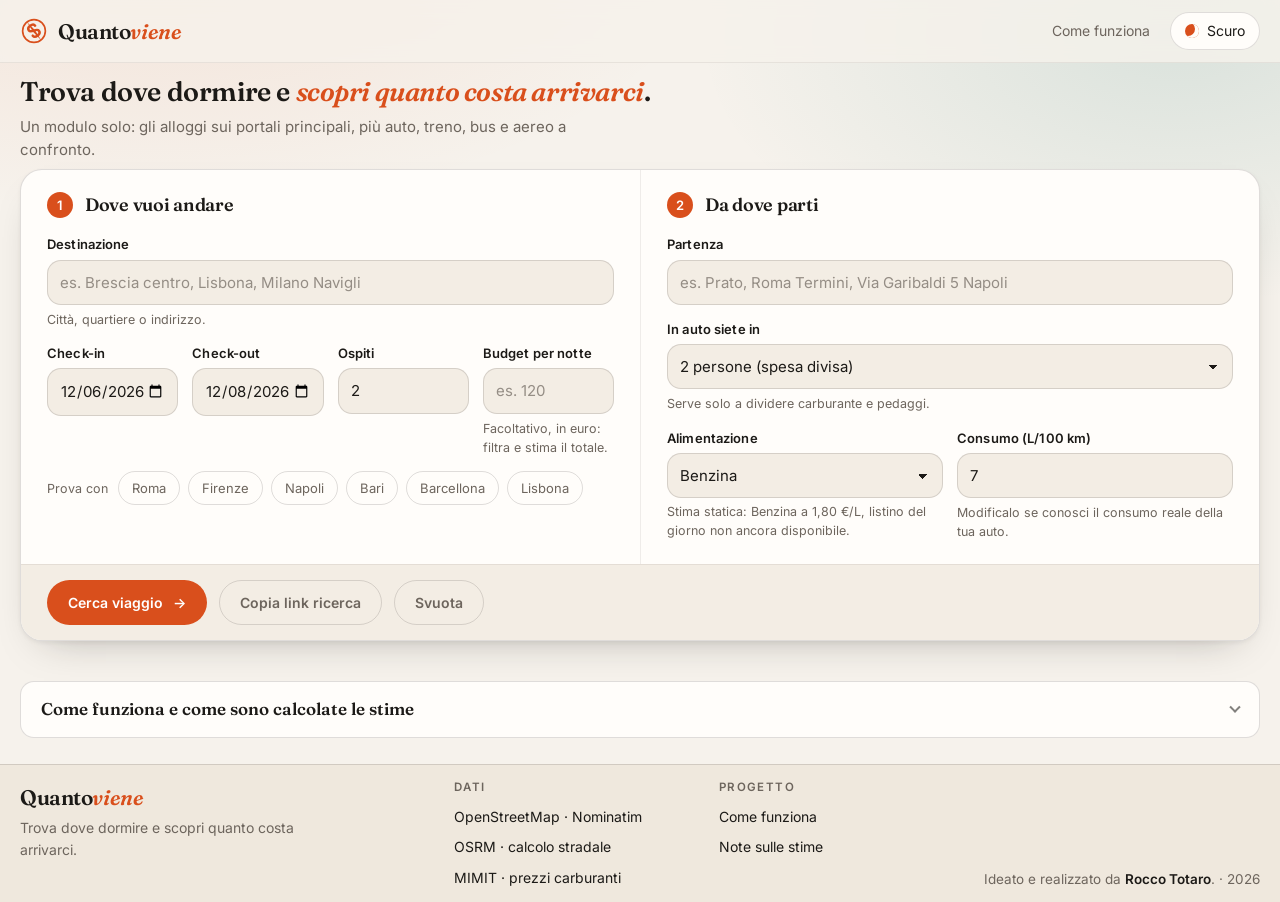
<file: index.html>
<!DOCTYPE html>
<html lang="it">
<head>
<meta charset="utf-8">
<meta name="viewport" content="width=device-width, initial-scale=1">
<title>Quantoviene — trova dove dormire e scopri quanto costa arrivarci</title>
<meta name="description" content="Quantoviene confronta in un colpo solo gli alloggi su Booking, Airbnb e altri portali e stima distanza, tempo e costo del viaggio in auto, treno, bus o aereo. Progetto di Rocco Totaro.">
<meta name="author" content="Rocco Totaro">
<meta name="theme-color" content="#e2551f">
<meta name="color-scheme" content="light dark">

<meta property="og:type" content="website">
<meta property="og:title" content="Quantoviene — trova dove dormire e scopri quanto costa arrivarci">
<meta property="og:description" content="Un unico modulo: alloggi sui portali principali + stima di distanza, tempo e costo per auto, treno, bus e aereo.">
<meta property="og:locale" content="it_IT">
<meta name="twitter:card" content="summary_large_image">

<link rel="icon" href="assets/favicon.svg" type="image/svg+xml">
<link rel="apple-touch-icon" href="assets/apple-touch-icon.png">
<link rel="preconnect" href="https://fonts.googleapis.com">
<link rel="preconnect" href="https://fonts.gstatic.com" crossorigin>
<link rel="stylesheet" href="https://fonts.googleapis.com/css2?family=Fraunces:ital,opsz,wght@0,9..144,400..700;1,9..144,400..700&family=Inter:wght@400;500;600&display=swap">
<link rel="stylesheet" href="assets/styles.css">

<script>
  // Applica il tema salvato prima del primo paint, per evitare lo sfarfallio.
  try {
    var t = localStorage.getItem('qv-theme');
    if (t === 'dark' || t === 'light') document.documentElement.dataset.theme = t;
  } catch (e) {}
</script>
</head>
<body id="top">

<a class="skip-link" href="#cerca">Vai al modulo di ricerca</a>

<header class="site-head">
  <div class="wrap head-inner">
    <a class="brand" href="#top" aria-label="Quantoviene, home">
      <span class="brand-mark" aria-hidden="true">
        <svg viewBox="0 0 32 32" width="28" height="28" fill="none">
          <circle cx="16" cy="16" r="13" stroke="currentColor" stroke-width="1.9"/>
          <g transform="rotate(-38 16 16)">
            <path d="M16 2.6 L17.5 16 L16 29.4 L14.5 16 Z" fill="currentColor"/>
            <path d="M20.8 12c0-2.1-2-3.4-4.6-3.4s-4.5 1.2-4.5 3.3c0 4.5 9 2.7 9 7.3 0 2.2-2 3.5-4.6 3.5s-4.5-1.3-4.5-3.4"
                  stroke="currentColor" stroke-width="2.8" stroke-linecap="round"/>
          </g>
        </svg>
      </span>
      <span class="brand-name">Quanto<em>viene</em></span>
    </a>

    <nav class="head-nav" aria-label="Navigazione principale">
      <a href="#info">Come funziona</a>
      <button id="theme-toggle" class="theme-toggle" type="button" aria-label="Cambia tema">
        <span class="theme-icon" aria-hidden="true"></span>
        <span class="theme-label">Tema</span>
      </button>
    </nav>
  </div>
</header>

<main>

  <section class="hero">
    <div class="wrap">
      <h1>Trova dove dormire e <em>scopri quanto costa arrivarci</em>.</h1>
      <p class="lede">
        Un modulo solo: gli alloggi sui portali principali, più auto, treno, bus e aereo a confronto.
      </p>
    </div>
  </section>

  <section id="cerca" class="section">
    <div class="wrap">
      <form id="search-form" class="panel" novalidate>
        <div class="panel-block">
          <h2 class="block-title"><span class="step">1</span> Dove vuoi andare</h2>

          <div class="grid">
            <div class="field span-2">
              <label for="zona">Destinazione</label>
              <input id="zona" name="zona" type="text" required autocomplete="off"
                     placeholder="es. Brescia centro, Lisbona, Milano Navigli">
              <p class="hint" id="zona-hint">Città, quartiere o indirizzo.</p>
            </div>

            <div class="field">
              <label for="checkin">Check-in</label>
              <input id="checkin" name="checkin" type="date" required>
            </div>

            <div class="field">
              <label for="checkout">Check-out</label>
              <input id="checkout" name="checkout" type="date" required>
            </div>

            <div class="field">
              <label for="ospiti">Ospiti</label>
              <input id="ospiti" name="ospiti" type="number" min="1" max="16" step="1" value="2" required>
            </div>

            <div class="field">
              <label for="budget">Budget per notte</label>
              <input id="budget" name="budget" type="number" min="0" step="5" placeholder="es. 120" inputmode="numeric">
              <p class="hint">Facoltativo, in euro: filtra e stima il totale.</p>
            </div>
          </div>

          <div class="chips" role="group" aria-label="Destinazioni suggerite">
            <span class="chips-label">Prova con</span>
            <button class="chip" type="button" data-dest="Roma">Roma</button>
            <button class="chip" type="button" data-dest="Firenze">Firenze</button>
            <button class="chip" type="button" data-dest="Napoli">Napoli</button>
            <button class="chip" type="button" data-dest="Bari">Bari</button>
            <button class="chip" type="button" data-dest="Barcellona">Barcellona</button>
            <button class="chip" type="button" data-dest="Lisbona">Lisbona</button>
          </div>
        </div>

        <div class="panel-block">
          <h2 class="block-title"><span class="step">2</span> Da dove parti</h2>

          <div class="grid">
            <div class="field span-2">
              <label for="origine">Partenza</label>
              <input id="origine" name="origine" type="text" required autocomplete="off"
                     placeholder="es. Prato, Roma Termini, Via Garibaldi 5 Napoli">
            </div>

            <div class="field span-2">
              <label for="persone-auto">In auto siete in</label>
              <select id="persone-auto" name="persone-auto">
                <option value="1">1 persona (costo pieno)</option>
                <option value="2" selected>2 persone (spesa divisa)</option>
                <option value="3">3 persone</option>
                <option value="4">4 persone</option>
                <option value="5">5 persone</option>
              </select>
              <p class="hint">Serve solo a dividere carburante e pedaggi.</p>
            </div>

            <div class="field">
              <label for="alimentazione">Alimentazione</label>
              <select id="alimentazione" name="alimentazione">
                <option value="benzina" selected>Benzina</option>
                <option value="gasolio">Gasolio</option>
                <option value="gpl">GPL</option>
                <option value="metano">Metano</option>
              </select>
              <p class="hint" id="prezzo-live">Prezzo del carburante in caricamento&hellip;</p>
            </div>

            <div class="field">
              <label for="consumo">Consumo <span id="consumo-unita">(L/100 km)</span></label>
              <input id="consumo" name="consumo" type="number" min="1" max="40" step="0.1" value="7" inputmode="decimal">
              <p class="hint">Modificalo se conosci il consumo reale della tua auto.</p>
            </div>
          </div>
        </div>

        <div class="panel-actions">
          <button class="btn btn-primary" type="submit">
            <span class="btn-text">Cerca viaggio</span>
            <span class="btn-arrow" aria-hidden="true">→</span>
          </button>
          <button class="btn btn-ghost" type="button" id="share-btn">Copia link ricerca</button>
          <button class="btn btn-ghost" type="reset" id="reset-btn">Svuota</button>
          <p class="form-error" id="form-error" role="alert" hidden></p>
        </div>
      </form>
    </div>
  </section>

  <section id="risultati" class="section results" aria-live="polite" hidden>
    <div class="wrap">

      <div class="summary" id="summary"></div>

      <h2 class="section-title">Dove dormire</h2>
      <div class="stay-picker">
        <label for="portale">Portale</label>
        <select id="portale"></select>
        <a id="apri-portale" class="btn btn-primary" target="_blank" rel="noopener" href="#">
          Apri ricerca <span aria-hidden="true">↗</span>
        </a>
      </div>
      <p class="section-note" id="portale-nota">Si apre con destinazione, date e ospiti già impostati.</p>

      <h2 class="section-title">Come arrivarci</h2>
      <p class="section-note" id="route-note">Confronto tra i mezzi, andata e ritorno per l'intero gruppo.</p>
      <div class="modes-grid" id="modes"></div>

    </div>
  </section>

  <section id="info" class="section">
    <div class="wrap">
      <details class="info">
        <summary>
          <span>Come funziona e come sono calcolate le stime</span>
          <span class="info-chevron" aria-hidden="true"></span>
        </summary>

        <div class="info-body">
          <p>
            Scrivi dove e quando, più la città di partenza. Le località vengono risolte con
            OpenStreetMap e la strada calcolata con OSRM; poi vedi i costi dei quattro mezzi e
            apri i portali con la ricerca già pronta.
          </p>

          <dl class="info-list">
            <dt>Auto <span class="tag-live">dato reale</span></dt>
            <dd>
              Distanza e tempo reali da OSRM. Il prezzo del carburante è quello <strong>di
              oggi</strong>: mediana della provincia di partenza dagli open data MIMIT, aggiornata
              ogni mattina. I <strong>pedaggi</strong> seguono le autostrade effettivamente
              percorse: 0,093 €/km sulla rete ordinaria, 0,048 €/km su A18 e A20, zero su A2, A19,
              A29 e su tutto ciò che non è autostrada. Le tariffe le fissa un decreto e cambiano
              il 1° gennaio, non in tempo reale.
            </dd>

            <dt>Treno</dt>
            <dd>
              Percorso approssimato sulla tratta stradale, tariffe medie italiane a scaglioni
              (0,16 → 0,09 €/km) con minimo di 9 €. Alta velocità stimata sopra i 300 km.
            </dd>

            <dt>Bus</dt>
            <dd>
              Velocità media 65 km/h sulla tratta stradale, tariffa 0,05 €/km con minimo di 9 €:
              quasi sempre l'opzione più economica, quasi mai la più veloce.
            </dd>

            <dt>Aereo</dt>
            <dd>
              Distanza in linea d'aria, 700 km/h di crociera più 3 h fra check-in e trasferimenti.
              Tariffa low-cost 0,08 €/km con minimo di 35 €. Sconsigliato sotto i 300 km.
            </dd>
          </dl>

          <p class="disclaimer">
            Tranne il carburante, sono <strong>stime indicative</strong> pensate per confrontare le
            alternative, non prezzi reali: orari, disponibilità e tariffe vanno sempre verificati
            sui siti dei vettori. Quantoviene non vende nulla, non usa cookie e non riceve
            commissioni.
          </p>
        </div>
      </details>
    </div>
  </section>

</main>

<footer class="site-foot">
  <div class="wrap foot-inner">
    <div class="foot-brand">
      <span class="brand-name">Quanto<em>viene</em></span>
      <p>Trova dove dormire e scopri quanto costa arrivarci.</p>
    </div>
    <div class="foot-col">
      <h4>Dati</h4>
      <ul>
        <li><a href="https://www.openstreetmap.org/copyright" target="_blank" rel="noopener">OpenStreetMap · Nominatim</a></li>
        <li><a href="https://project-osrm.org/" target="_blank" rel="noopener">OSRM · calcolo stradale</a></li>
        <li><a href="https://www.mimit.gov.it/it/open-data/elenco-dataset/carburanti-prezzi-praticati-e-anagrafica-degli-impianti" target="_blank" rel="noopener">MIMIT · prezzi carburanti</a></li>
      </ul>
    </div>
    <div class="foot-col">
      <h4>Progetto</h4>
      <ul>
        <li><a href="#info">Come funziona</a></li>
        <li><a href="#info">Note sulle stime</a></li>
      </ul>
    </div>
    <p class="foot-credit">
      Ideato e realizzato da <strong>Rocco Totaro</strong>.
      <span class="foot-year" id="foot-year"></span>
    </p>
  </div>
</footer>

<script src="assets/app.js" defer></script>
</body>
</html>
</file>
<file: assets/styles.css>
/* =========================================================
   Quantoviene — foglio di stile
   Rocco Totaro
   ========================================================= */

:root {
  --bg:        #f6f2ec;
  --bg-tint:   #efe8dd;
  --surface:   #fffdfa;
  --surface-2: #f3ede4;
  --ink:       #1c1a17;
  --muted:     #6d655d;
  --line:      rgba(28, 26, 23, .14);
  --line-soft: rgba(28, 26, 23, .07);
  --brand:     #d94f1c;
  --brand-ink: #ffffff;
  --brand-tint:rgba(217, 79, 28, .10);
  --sea:       #10706a;
  --sea-tint:  rgba(16, 112, 106, .12);
  --shadow-sm: 0 1px 2px rgba(28,26,23,.06), 0 2px 8px -4px rgba(28,26,23,.12);
  --shadow-md: 0 2px 4px rgba(28,26,23,.05), 0 18px 40px -24px rgba(28,26,23,.35);

  --r-sm: 8px;
  --r-md: 14px;
  --r-lg: 22px;

  --sans: 'Inter', ui-sans-serif, system-ui, -apple-system, 'Segoe UI', sans-serif;
  --serif: 'Fraunces', 'Iowan Old Style', Georgia, serif;

  --maxw: 1080px;
}

@media (prefers-color-scheme: dark) {
  :root:not([data-theme="light"]) {
    --bg:        #131210;
    --bg-tint:   #1a1815;
    --surface:   #1d1b18;
    --surface-2: #24211d;
    --ink:       #f4f0e9;
    --muted:     #a79f96;
    --line:      rgba(244, 240, 233, .16);
    --line-soft: rgba(244, 240, 233, .08);
    --brand:     #ff7a45;
    --brand-ink: #21140d;
    --brand-tint:rgba(255, 122, 69, .14);
    --sea:       #4ec9bd;
    --sea-tint:  rgba(78, 201, 189, .14);
    --shadow-sm: 0 1px 2px rgba(0,0,0,.4);
    --shadow-md: 0 20px 44px -26px rgba(0,0,0,.85);
  }
}

:root[data-theme="dark"] {
  --bg:        #131210;
  --bg-tint:   #1a1815;
  --surface:   #1d1b18;
  --surface-2: #24211d;
  --ink:       #f4f0e9;
  --muted:     #a79f96;
  --line:      rgba(244, 240, 233, .16);
  --line-soft: rgba(244, 240, 233, .08);
  --brand:     #ff7a45;
  --brand-ink: #21140d;
  --brand-tint:rgba(255, 122, 69, .14);
  --sea:       #4ec9bd;
  --sea-tint:  rgba(78, 201, 189, .14);
  --shadow-sm: 0 1px 2px rgba(0,0,0,.4);
  --shadow-md: 0 20px 44px -26px rgba(0,0,0,.85);
}

* { box-sizing: border-box; }

html { scroll-behavior: smooth; }
@media (prefers-reduced-motion: reduce) {
  html { scroll-behavior: auto; }
  *, *::before, *::after { animation-duration: .001ms !important; transition-duration: .001ms !important; }
}

body {
  margin: 0;
  background: var(--bg);
  color: var(--ink);
  font-family: var(--sans);
  font-size: 16px;
  line-height: 1.55;
  -webkit-font-smoothing: antialiased;
  background-image:
    radial-gradient(60rem 30rem at 12% -8%, var(--brand-tint), transparent 60%),
    radial-gradient(50rem 28rem at 92% 4%, var(--sea-tint), transparent 60%);
  background-repeat: no-repeat;
}

h1, h2, h3, h4 { font-family: var(--serif); font-weight: 600; line-height: 1.12; margin: 0; letter-spacing: -.015em; }
p { margin: 0; }
ul, ol { margin: 0; padding: 0; list-style: none; }
a { color: inherit; }

.wrap {
  width: 100%;
  max-width: var(--maxw);
  margin-inline: auto;
  padding-inline: 20px;
}

.skip-link {
  position: absolute;
  left: -9999px;
  top: 0;
  background: var(--ink);
  color: var(--bg);
  padding: 10px 16px;
  border-radius: 0 0 var(--r-sm) 0;
  z-index: 100;
}
.skip-link:focus { left: 0; }

:where(a, button, input, select, [tabindex]):focus-visible {
  outline: 2px solid var(--brand);
  outline-offset: 2px;
  border-radius: 4px;
}

/* ---------- header ---------- */

.site-head {
  position: sticky;
  top: 0;
  z-index: 50;
  backdrop-filter: saturate(140%) blur(10px);
  background: color-mix(in srgb, var(--bg) 82%, transparent);
  border-bottom: 1px solid var(--line-soft);
}

.head-inner {
  display: flex;
  align-items: center;
  justify-content: space-between;
  gap: 16px;
  padding-block: 12px;
}

.brand {
  display: inline-flex;
  align-items: center;
  gap: 10px;
  text-decoration: none;
}
.brand-mark { color: var(--brand); display: inline-flex; }
.brand-name {
  font-family: var(--serif);
  font-size: 21px;
  font-weight: 600;
  letter-spacing: -.02em;
}
.brand-name em { font-style: italic; color: var(--brand); }

.head-nav {
  display: flex;
  align-items: center;
  gap: 6px;
}
.head-nav > a {
  font-size: 14px;
  color: var(--muted);
  text-decoration: none;
  padding: 8px 10px;
  border-radius: var(--r-sm);
}
.head-nav > a:hover { color: var(--ink); background: var(--surface-2); }

.theme-toggle {
  display: inline-flex;
  align-items: center;
  gap: 8px;
  font: inherit;
  font-size: 14px;
  color: var(--ink);
  background: var(--surface);
  border: 1px solid var(--line);
  border-radius: 999px;
  padding: 7px 14px;
  cursor: pointer;
  margin-left: 4px;
}
.theme-toggle:hover { border-color: var(--brand); color: var(--brand); }
.theme-icon {
  width: 14px; height: 14px;
  border-radius: 50%;
  background: var(--brand);
  box-shadow: inset -4px -2px 0 0 var(--surface);
}
:root[data-theme="dark"] .theme-icon,
:root:not([data-theme="light"]) .theme-icon { }
@media (max-width: 620px) {
  .head-nav > a { display: none; }
  .theme-label { display: none; }
  .theme-toggle { padding: 8px; }
}

/* ---------- hero ---------- */

.hero { padding-block: clamp(20px, 3vw, 34px) clamp(12px, 1.6vw, 18px); }



.hero h1 {
  font-size: clamp(23px, 3.2vw, 34px);
  max-width: 26ch;
  margin-bottom: 8px;
}
.hero h1 em { font-style: italic; color: var(--brand); }

.lede {
  font-size: 15px;
  color: var(--muted);
  max-width: 62ch;
}

.hero-points {
  display: flex;
  flex-wrap: wrap;
  gap: 10px 28px;
  margin-top: 26px;
  font-size: 14px;
  color: var(--muted);
}
.hero-points li { display: flex; align-items: center; gap: 8px; }
.hero-points li::before {
  content: '';
  width: 6px; height: 6px;
  border-radius: 50%;
  background: var(--sea);
}
.hero-points strong { color: var(--ink); font-weight: 600; }

/* ---------- sezioni ---------- */

.section { padding-block: clamp(28px, 5vw, 52px); scroll-margin-top: 76px; }
#cerca { padding-top: 0; }
.band {
  background: var(--bg-tint);
  border-block: 1px solid var(--line-soft);
}

.section-title {
  font-size: clamp(22px, 3.4vw, 30px);
  margin-bottom: 8px;
}
.section-title + .section-note { margin-bottom: 20px; }
.section-note { color: var(--muted); font-size: 15px; margin-bottom: 20px; }

/* ---------- form ---------- */

.panel {
  background: var(--surface);
  border: 1px solid var(--line);
  border-radius: var(--r-lg);
  box-shadow: var(--shadow-md);
  overflow: hidden;
}

.panel-block { padding: clamp(20px, 3.4vw, 32px); }
.panel-block + .panel-block { border-top: 1px solid var(--line-soft); }

.block-title {
  display: flex;
  align-items: center;
  gap: 12px;
  font-size: 20px;
  margin-bottom: 22px;
}
.step {
  display: inline-grid;
  place-items: center;
  width: 26px; height: 26px;
  border-radius: 50%;
  background: var(--brand);
  color: var(--brand-ink);
  font-family: var(--sans);
  font-size: 13px;
  font-weight: 600;
}

.grid {
  display: grid;
  grid-template-columns: repeat(2, minmax(0, 1fr));
  gap: 18px;
}
.span-2 { grid-column: span 2; }
@media (max-width: 640px) {
  .grid { grid-template-columns: minmax(0, 1fr); }
  .span-2 { grid-column: span 1; }
}

.field { display: flex; flex-direction: column; gap: 7px; min-width: 0; }
.field label {
  font-size: 13px;
  font-weight: 600;
  letter-spacing: .01em;
}

.field input,
.field select {
  font: inherit;
  font-size: 16px;
  width: 100%;
  padding: 12px 14px;
  color: var(--ink);
  background: var(--surface-2);
  border: 1px solid var(--line);
  border-radius: var(--r-md);
  transition: border-color .15s ease, box-shadow .15s ease, background .15s ease;
}
.field select {
  appearance: none;
  background-image: linear-gradient(45deg, transparent 50%, currentColor 50%),
                    linear-gradient(135deg, currentColor 50%, transparent 50%);
  background-position: calc(100% - 19px) calc(50% + 1px), calc(100% - 14px) calc(50% + 1px);
  background-size: 5px 5px, 5px 5px;
  background-repeat: no-repeat;
  padding-right: 38px;
}
.field input::placeholder { color: var(--muted); opacity: .7; }
.field input:focus,
.field select:focus {
  outline: none;
  background: var(--surface);
  border-color: var(--brand);
  box-shadow: 0 0 0 4px var(--brand-tint);
}
.field input[aria-invalid="true"] { border-color: var(--brand); }
.hint { font-size: 12.5px; color: var(--muted); }

.chips {
  display: flex;
  flex-wrap: wrap;
  align-items: center;
  gap: 8px;
  margin-top: 20px;
}
.chips-label {
  font-size: 12.5px;
  color: var(--muted);
  margin-right: 2px;
}
.chip {
  font: inherit;
  font-size: 13px;
  padding: 6px 13px;
  border-radius: 999px;
  border: 1px solid var(--line);
  background: transparent;
  color: var(--muted);
  cursor: pointer;
  transition: all .15s ease;
}
.chip:hover {
  border-color: var(--brand);
  color: var(--brand);
  background: var(--brand-tint);
}

.panel-actions {
  display: flex;
  flex-wrap: wrap;
  align-items: center;
  gap: 12px;
  padding: clamp(18px, 3vw, 24px) clamp(20px, 3.4vw, 32px);
  background: var(--surface-2);
  border-top: 1px solid var(--line-soft);
}

.btn {
  font: inherit;
  font-size: 15px;
  font-weight: 600;
  display: inline-flex;
  align-items: center;
  justify-content: center;
  gap: 10px;
  padding: 13px 22px;
  border-radius: 999px;
  border: 1px solid transparent;
  cursor: pointer;
  transition: transform .12s ease, background .15s ease, border-color .15s ease, color .15s ease;
}
.btn:active { transform: translateY(1px); }
.btn-primary { background: var(--brand); color: var(--brand-ink); }
.btn-primary:hover { background: color-mix(in srgb, var(--brand) 86%, var(--ink)); }
.btn-arrow { transition: transform .15s ease; }
.btn-primary:hover .btn-arrow { transform: translateX(3px); }
.btn-ghost {
  background: transparent;
  color: var(--muted);
  border-color: var(--line);
}
.btn-ghost:hover { color: var(--ink); border-color: var(--ink); }
.btn[disabled] { opacity: .6; cursor: progress; }

.form-error {
  flex-basis: 100%;
  font-size: 14px;
  color: var(--brand);
  font-weight: 500;
}

/* ---------- risultati ---------- */

.results { animation: rise .35s ease both; }
@keyframes rise {
  from { opacity: 0; transform: translateY(10px); }
  to   { opacity: 1; transform: none; }
}

.summary {
  display: flex;
  flex-wrap: wrap;
  gap: 10px 12px;
  margin-bottom: 34px;
}
.summary-item {
  display: flex;
  flex-direction: column;
  gap: 2px;
  padding: 12px 18px;
  background: var(--surface);
  border: 1px solid var(--line);
  border-radius: var(--r-md);
  min-width: 120px;
  flex: 1 1 120px;
}
.summary-item .k {
  font-size: 11px;
  text-transform: uppercase;
  letter-spacing: .1em;
  color: var(--muted);
  font-weight: 600;
}
.summary-item .v {
  font-family: var(--serif);
  font-size: 22px;
  font-weight: 600;
  font-variant-numeric: tabular-nums;
}
.summary-item.wide { flex: 1 1 190px; min-width: 190px; }
.summary-item.accent { background: var(--brand-tint); border-color: color-mix(in srgb, var(--brand) 40%, transparent); }
.summary-item.accent .v { color: var(--brand); }










.modes-grid {
  display: grid;
  grid-template-columns: repeat(auto-fit, minmax(240px, 1fr));
  gap: 14px;
}

.mode-card {
  display: flex;
  flex-direction: column;
  background: var(--surface);
  border: 1px solid var(--line);
  border-radius: var(--r-md);
  padding: 20px;
}
.mode-card.is-best { border-color: var(--brand); box-shadow: 0 0 0 3px var(--brand-tint); }
.mode-card.is-off { opacity: .62; }

.mode-head {
  display: flex;
  align-items: center;
  gap: 10px;
  margin-bottom: 4px;
}
.mode-emoji { font-size: 20px; line-height: 1; }
.mode-name { font-family: var(--serif); font-size: 20px; font-weight: 600; }

.badges { display: flex; flex-wrap: wrap; gap: 6px; margin-bottom: 14px; min-height: 20px; }
.badge {
  font-size: 10.5px;
  font-weight: 600;
  letter-spacing: .07em;
  text-transform: uppercase;
  padding: 3px 9px;
  border-radius: 999px;
}
.badge-cheap { background: var(--brand-tint); color: var(--brand); }
.badge-fast  { background: var(--sea-tint); color: var(--sea); }
.badge-warn  { background: var(--surface-2); color: var(--muted); }

.mode-price {
  font-family: var(--serif);
  font-size: 34px;
  font-weight: 600;
  font-variant-numeric: tabular-nums;
  line-height: 1;
}
.mode-price small { font-size: 13px; font-family: var(--sans); font-weight: 500; color: var(--muted); }
.mode-price-sub { font-size: 13px; color: var(--muted); margin-top: 4px; }

.mode-stats {
  display: flex;
  gap: 22px;
  margin: 16px 0 14px;
  padding-top: 14px;
  border-top: 1px solid var(--line-soft);
}
.mode-stats div { display: flex; flex-direction: column; gap: 1px; }
.mode-stats .k {
  font-size: 10.5px;
  text-transform: uppercase;
  letter-spacing: .1em;
  color: var(--muted);
  font-weight: 600;
}
.mode-stats .v { font-size: 16px; font-weight: 600; font-variant-numeric: tabular-nums; }

.mode-note { font-size: 12.5px; color: var(--muted); margin-bottom: 14px; }

.mode-links {
  display: flex;
  flex-wrap: wrap;
  gap: 8px;
  margin-top: auto;
}
.mode-link {
  font-size: 13px;
  font-weight: 500;
  text-decoration: none;
  color: var(--ink);
  padding: 7px 13px;
  border: 1px solid var(--line);
  border-radius: 999px;
  transition: all .15s ease;
}
.mode-link:hover { border-color: var(--brand); color: var(--brand); background: var(--brand-tint); }

.skeleton-card {
  height: 240px;
  border-radius: var(--r-md);
  border: 1px solid var(--line-soft);
  background: linear-gradient(100deg, var(--surface) 30%, var(--surface-2) 50%, var(--surface) 70%);
  background-size: 220% 100%;
  animation: shimmer 1.3s linear infinite;
}
@keyframes shimmer { to { background-position: -220% 0; } }

.state-msg {
  padding: 18px 20px;
  border: 1px dashed var(--line);
  border-radius: var(--r-md);
  color: var(--muted);
  font-size: 14.5px;
  grid-column: 1 / -1;
}
.state-msg.is-error { border-color: var(--brand); color: var(--brand); border-style: solid; }

/* ---------- scelta del portale ---------- */

.stay-picker {
  display: flex;
  flex-wrap: wrap;
  align-items: center;
  gap: 12px;
  margin-bottom: 10px;
}
.stay-picker label {
  font-size: 13px;
  font-weight: 600;
}
.stay-picker select {
  flex: 1 1 260px;
  min-width: 0;
  font: inherit;
  font-size: 16px;
  padding: 12px 38px 12px 14px;
  color: var(--ink);
  background: var(--surface);
  border: 1px solid var(--line);
  border-radius: var(--r-md);
  appearance: none;
  background-image: linear-gradient(45deg, transparent 50%, currentColor 50%),
                    linear-gradient(135deg, currentColor 50%, transparent 50%);
  background-position: calc(100% - 19px) calc(50% + 1px), calc(100% - 14px) calc(50% + 1px);
  background-size: 5px 5px, 5px 5px;
  background-repeat: no-repeat;
}
.stay-picker select:focus {
  outline: none;
  border-color: var(--brand);
  box-shadow: 0 0 0 4px var(--brand-tint);
}
.stay-picker .btn { flex: 0 0 auto; text-decoration: none; }

/* ---------- blocco richiudibile ---------- */

.info {
  background: var(--surface);
  border: 1px solid var(--line);
  border-radius: var(--r-md);
}
.info summary {
  display: flex;
  align-items: center;
  justify-content: space-between;
  gap: 12px;
  padding: 18px 20px;
  cursor: pointer;
  font-family: var(--serif);
  font-size: 18px;
  font-weight: 600;
  list-style: none;
}
.info summary::-webkit-details-marker { display: none; }
.info summary:hover { color: var(--brand); }
.info-chevron {
  width: 8px; height: 8px;
  border-right: 2px solid currentColor;
  border-bottom: 2px solid currentColor;
  transform: rotate(45deg) translate(-2px, -2px);
  transition: transform .18s ease;
  flex: none;
  opacity: .55;
}
.info[open] .info-chevron { transform: rotate(-135deg) translate(-2px, -2px); }

.info-body {
  padding: 0 20px 22px;
  border-top: 1px solid var(--line-soft);
  font-size: 14.5px;
  color: var(--muted);
}
.info-body > p:first-child { padding-top: 18px; }

.info-list { margin: 18px 0 20px; }
.info-list dt {
  font-family: var(--serif);
  font-size: 16px;
  font-weight: 600;
  color: var(--ink);
  margin-top: 14px;
}
.info-list dd { margin: 3px 0 0; }
.info-body strong { color: var(--ink); }

/* ---------- come funziona ---------- */







/* ---------- note ---------- */






.disclaimer {
  font-size: 14px;
  color: var(--muted);
  max-width: 78ch;
  padding: 18px 20px;
  border-left: 3px solid var(--sea);
  background: var(--sea-tint);
  border-radius: 0 var(--r-md) var(--r-md) 0;
}
.disclaimer strong { color: var(--ink); }

/* ---------- footer ---------- */

.site-foot {
  margin-top: clamp(30px, 6vw, 64px);
  border-top: 1px solid var(--line);
  background: var(--bg-tint);
  padding-block: 40px 28px;
}
.foot-inner {
  display: grid;
  grid-template-columns: 2fr 1fr 1fr;
  gap: 28px;
}
@media (max-width: 640px) {
  .foot-inner { grid-template-columns: 1fr 1fr; }
  .foot-brand { grid-column: span 2; }
}
.foot-brand p { font-size: 14px; color: var(--muted); margin-top: 6px; max-width: 34ch; }
.foot-col h4 {
  font-family: var(--sans);
  font-size: 11.5px;
  text-transform: uppercase;
  letter-spacing: .12em;
  color: var(--muted);
  margin-bottom: 10px;
}
.foot-col li + li { margin-top: 6px; }
.foot-col a {
  font-size: 14px;
  text-decoration: none;
  color: var(--ink);
  border-bottom: 1px solid transparent;
}
.foot-col a:hover { color: var(--brand); border-color: var(--brand); }

.foot-credit {
  grid-column: 1 / -1;
  padding-top: 22px;
  margin-top: 6px;
  border-top: 1px solid var(--line-soft);
  font-size: 13.5px;
  color: var(--muted);
}
.foot-credit strong { color: var(--ink); font-weight: 600; }
.foot-year::before { content: '· '; }

/* ---------- indicatore dato in tempo reale ---------- */

.badge-live { background: var(--sea-tint); color: var(--sea); }

.tag-live {
  display: inline-block;
  font-family: var(--sans);
  font-size: 10px;
  font-weight: 600;
  letter-spacing: .08em;
  text-transform: uppercase;
  vertical-align: middle;
  padding: 2px 7px;
  border-radius: 999px;
  background: var(--sea-tint);
  color: var(--sea);
}
.info-list dt .tag-live { margin-left: 4px; }
#prezzo-live { line-height: 1.5; }

/* ---------- schermi larghi: la home in una schermata sola ----------
   Sotto i 1200 px il modulo resta impilato. Sopra, i due blocchi vanno
   affiancati: su un 1920 c'e' larghezza in abbondanza e sprecarla in
   altezza costringe a scorrere per arrivare al bottone. */

@media (min-width: 1200px) {
  :root { --maxw: 1320px; }

  .hero { padding-block: 22px 12px; }
  .hero h1 { font-size: 30px; max-width: none; }

  .section { padding-block: 26px; }

  #search-form { display: grid; grid-template-columns: 1fr 1fr; }
  #search-form .panel-block + .panel-block {
    border-top: 0;
    border-left: 1px solid var(--line-soft);
  }
  #search-form .panel-actions { grid-column: 1 / -1; }

  /* footer su una riga sola invece che su due */
  .foot-inner { grid-template-columns: 1.7fr 1fr 1fr auto; gap: 24px; }
  .foot-credit {
    grid-column: auto;
    align-self: end;
    text-align: right;
    border-top: 0;
    padding-top: 0;
    margin-top: 0;
  }
  .site-foot { margin-top: 22px; padding-block: 26px 22px; }
}

/* Su schermi larghi il modulo puo' respirare in orizzontale, quindi si
   stringe in verticale: e' li' che si gioca lo scorrimento. */
@media (min-width: 1200px) {
  .panel-block { padding: 22px 26px; }
  .block-title { font-size: 18px; margin-bottom: 16px; }
  .grid { gap: 14px; }
  .field { gap: 5px; }
  .field input, .field select { padding: 10px 12px; font-size: 15px; }
  .field select { padding-right: 34px; }
  .chips { margin-top: 14px; }
  .panel-actions { padding: 15px 26px; }
  .btn { padding: 11px 20px; font-size: 14px; }

  .section-title { font-size: 24px; }
  .info summary { padding: 14px 20px; font-size: 17px; }
}

/* Nel primo blocco date, ospiti e budget stanno su quattro colonne
   invece che su due righe: e' la riga che costa di piu' in altezza. */
@media (min-width: 1200px) {
  #search-form .panel-block:first-child .grid {
    grid-template-columns: repeat(4, minmax(0, 1fr));
  }
  #search-form .panel-block:first-child .span-2 { grid-column: span 4; }

  .hero { padding-block: 14px 8px; }
  .hero h1 { font-size: 27px; }
  #info { padding-block: 14px; }
  .site-foot { margin-top: 12px; padding-block: 16px 12px; }
  .foot-brand p { margin-top: 4px; }
}
</file>
